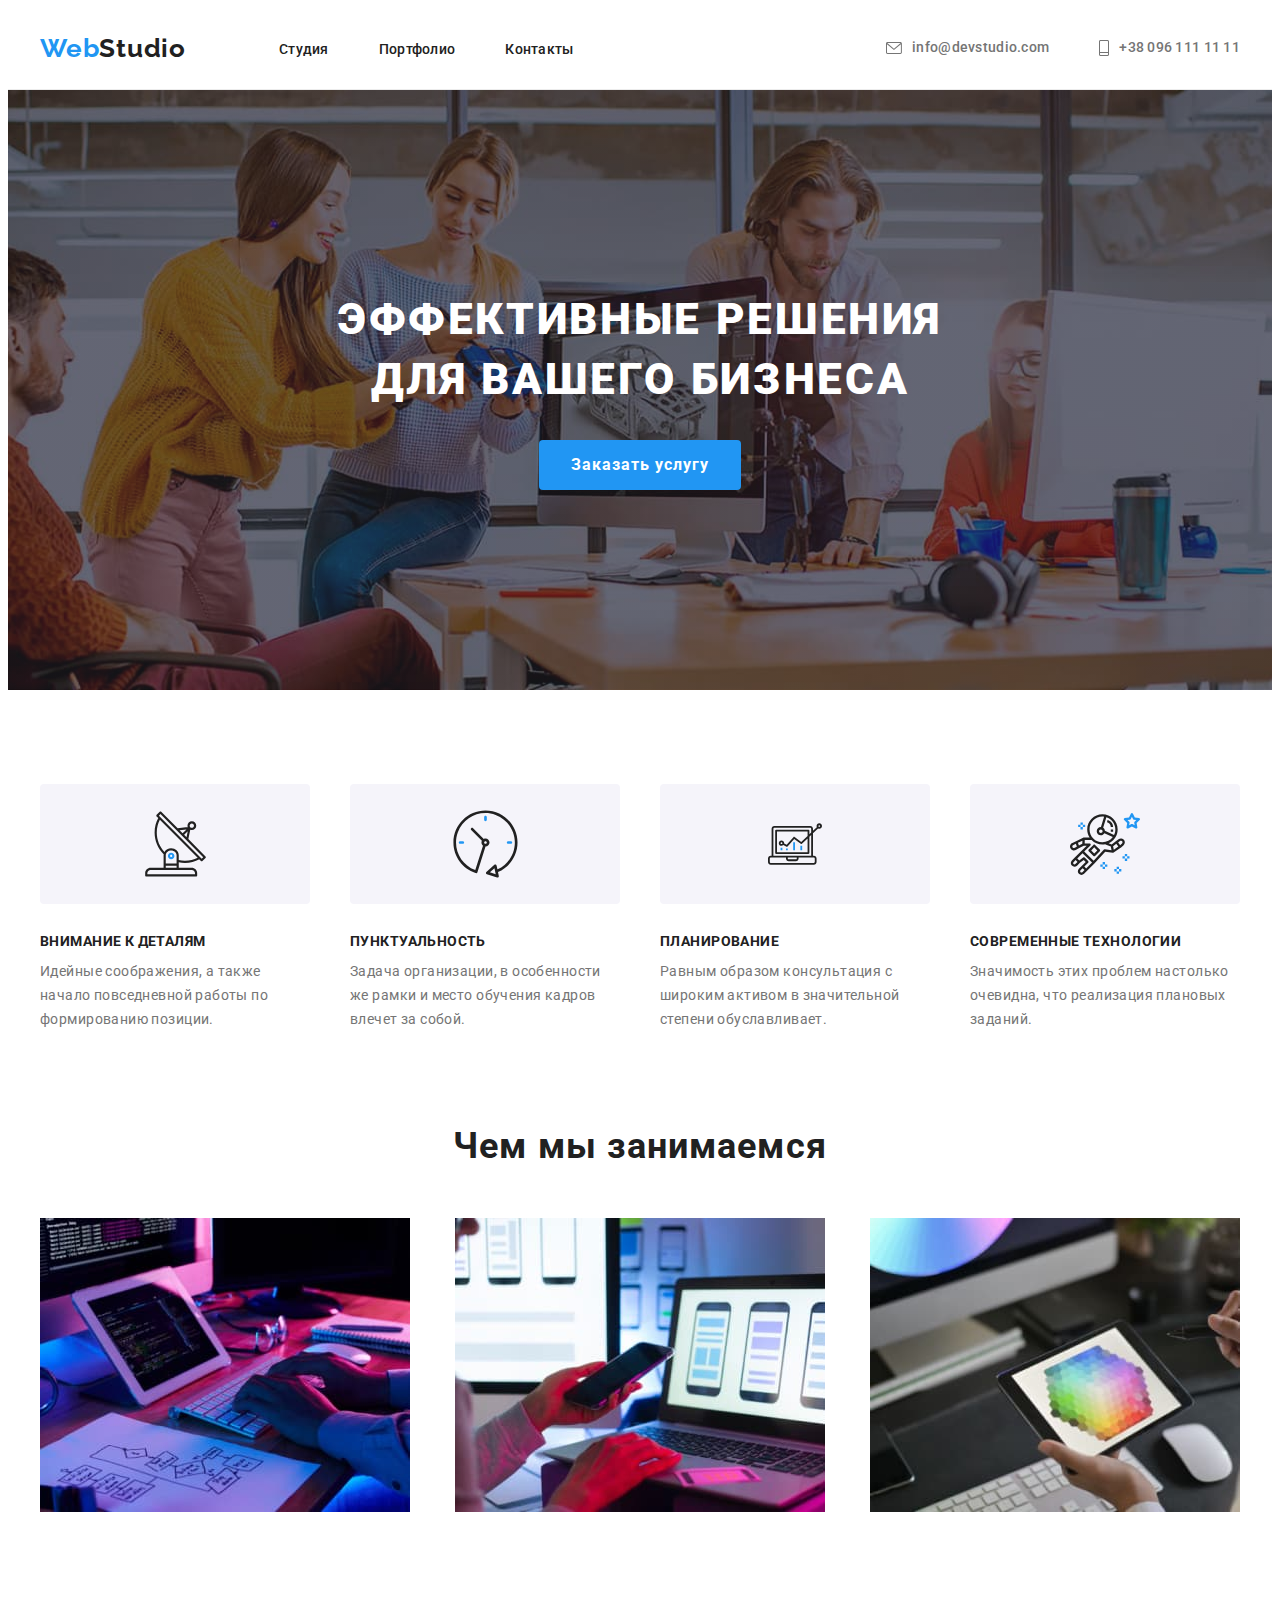
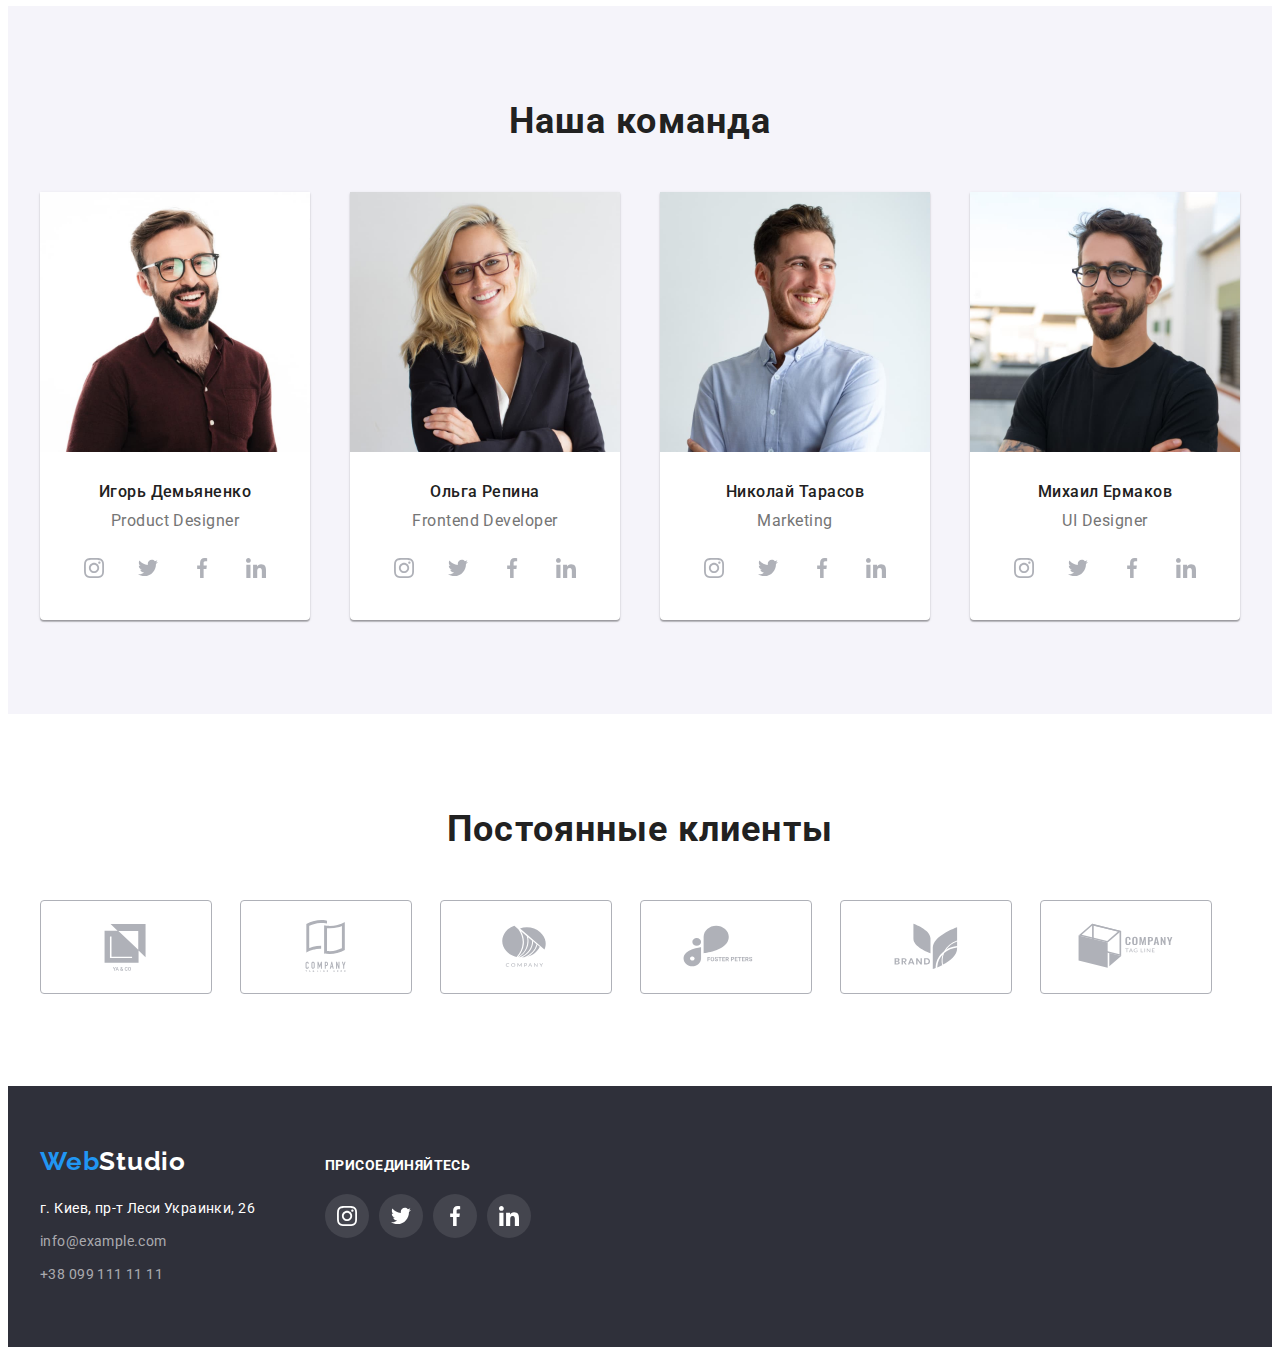
<file: index.html>
<!doctype html>
    <html lang="ru">
    <head>
        <meta charset="UTF-8">
        <meta http-equiv="X-UA-Compatible" content="IE=edge">
        <meta name="viewport" content="width=device-width, initial-scale=1.0">
        <link rel="preconnect" href="https://fonts.googleapis.com"> 
        <link rel="preconnect" href="https://fonts.gstatic.com" crossorigin> 
        <link href="https://fonts.googleapis.com/css2?family=Raleway:wght@700&family=Roboto:wght@400;500;700;900&display=swap" rel="stylesheet">
        <title>WebStudio</title>
        <link rel="stylesheet" href="https://cdnjs.cloudflare.com/ajax/libs/modern-normalize/1.1.0/modern-normalize.min.css" integrity="sha512-wpPYUAdjBVSE4KJnH1VR1HeZfpl1ub8YT/NKx4PuQ5NmX2tKuGu6U/JRp5y+Y8XG2tV+wKQpNHVUX03MfMFn9Q==" crossorigin="anonymous" referrerpolicy="no-referrer" />
        <link rel="stylesheet" href="./css/styles.css">
    </head>
    <body>
        <header class="heading">
            <div class="container">
                <a href="./index.html" class="heading-logo">Web<span class="heading-studio">Studio</span></a>
                    <nav class="heading-nav">
                        <ul class="heading-list">
                                <li class="heading-item"><a href="./index.html" class="heading-link heading-vis">Студия</a></li>
                                <li class="heading-item"><a href="./portfolio.html" class="heading-link">Портфолио</a></li>   
                                <li class="heading-item"><a href="" class="heading-link">Контакты</a></li>
                        </ul>
                    </nav>
                    <ul class="contact-list">
                        <li class="contact-site">
                            <a href="mailto:info@devstudio.com"
                                class="contact-site-link">
                                <svg class="mail-icon" width="16" height="12">
                                    <use href="./images/icon.svg#icon-envelope"></use>
                                </svg>info@devstudio.com</a>
                        </li>
                        <li class="contact-tel">
                            <a  href="tel:+380961111111" 
                                class="contact-tel-link"> 
                                <svg class="tel-icon" width="10" height="16">
                                    <use href="./images/icon.svg#icon-vector"></use>
                                </svg>+38 096 111 11 11</a>
                        </li>
                    </ul>
            </div>
        </header>
        <main>
            <section class="hero">
                <div class="container">
                    <h1 class="hero-heading">Эффективные решения для вашего бизнеса</h1>
                    <button type="button" class="btn-hero">Заказать услугу</button>
                </div>
        </section>
            <section class="features">
                <div class="container">
                    <h2 class="unvisible">Наши преимущества</h2>
                    <ul class="features-list">
                        <li class="features-item">
                                <div class="features-logo">
                                    <svg class="features-icon" width="65" height="70">
                                        <use href="./images/icon.svg#icon-antenna-1"></use>
                                    </svg>
                                </div>
                                <h3 class="features-name">Внимание к деталям</h3>
                                <p class="features-article">Идейные соображения, а также начало повседневной работы по формированию позиции.</p>
                        </li>
                        <li class="features-item">
                            <div class="features-logo">
                                <svg class="features-icon" width="67" height="70">
                                    <use href="./images/icon.svg#icon-clock-1"></use>
                                </svg>
                            </div>
                                <h3 class="features-name">Пунктуальность</h3>
                                <p class="features-article">Задача организации, в особенности же рамки и место обучения кадров влечет за собой.</p>
                        </li>
                        <li class="features-item">
                            <div class="features-logo">
                                <svg class="features-icon" width="70" height="54">
                                    <use href="./images/icon.svg#icon-diagram-1"></use>
                                </svg>
                            </div>
                            <h3 class="features-name">Планирование</h3>
                            <p class="features-article">Равным образом консультация с широким активом в значительной степени обуславливает.</p>
                        </li>
                        <li class="features-item">
                            <div class="features-logo">
                                <svg class="features-icon" width="70" height="70">
                                    <use href="./images/icon.svg#icon-astronaut-1"></use>
                                </svg>
                            </div>
                            <h3 class="features-name">Современные технологии</h3>
                            <p class="features-article">Значимость этих проблем настолько очевидна, что реализация плановых заданий.</p>
                        </li>
                    </ul>
                </div>    
            </section>
            <section class="projects">
            <div class="container">
                <h2 class="projects-head">Чем мы занимаемся</h2>
                <ul class="project-list">
                    <li class="project-items">
                        <img 
                        src="./images/img-4.jpg" 
                        alt="печатает на клавиатуре"
                        width="370"
                        height="294">
                    </li>
                    <li class="project-items">
                        <img 
                        src="./images/img-2-2.jpg" 
                        alt="девушка смотрит в ноутбук"
                        width="370"
                        height="294">
                    </li>
                    <li class="project-items">
                        <img 
                        src="./images/img-3-2.jpg" 
                        alt="девушка смотрит на планшет"
                        width="370"
                        height="294">
                    </li>
                </ul>
            </div>
            </section>
            <section class="team-section">
                <div class="container">
                    <h2 class="team">Наша команда</h2>
                    <ul class="team-list">
                        <li class="team-item">
                            <img 
                            src="./images/img-5-2.jpg" 
                            alt="product designer" 
                            width="270" 
                            height="260">
                            <div class="team-text">
                                <h3 class="team-name">Игорь Демьяненко</h3>
                                <p lang="en" class="team-position">Product Designer</p>
                                    <ul class="team-soc-list">
                                        <li class="team-soc-items">
                                            <a href="" class="team-soc-link">
                                                <svg class="team-soc" width="20" height="20">
                                                <use href="./images/icon.svg#icon-instagram"></use>
                                                </svg>
                                            </a>
                                        </li>
                                        <li class="team-soc-items">
                                            <a href="" class="team-soc-link">
                                                <svg class="team-soc" width="20" height="20">
                                                <use href="./images/icon.svg#icon-twitter"></use>
                                                </svg>
                                            </a>
                                        </li>
                                        <li class="team-soc-items">
                                            <a href="" class="team-soc-link">
                                                <svg class="team-soc" width="20" height="20">
                                                <use href="./images/icon.svg#icon-facebook"></use>
                                                </svg>
                                            </a>
                                        </li>
                                        <li class="team-soc-items">
                                            <a href="" class="team-soc-link">
                                                <svg class="team-soc" width="20" height="20">
                                                <use href="./images/icon.svg#icon-linkedin"></use>
                                                </svg>
                                            </a>
                                        </li>
                                    </ul>
                            </div>
                        </li>
                        <li class="team-item">
                            <img 
                            src="./images/img-6-2.jpg" 
                            alt="frontend developer" 
                            width="270" 
                            height="260">
                            <div class="team-text">
                                <h3 class="team-name">Ольга Репина</h3>
                                <p lang="en" class="team-position">Frontend Developer</p>
                                <div class="team-social">
                                    <ul class="team-soc-list">
                                        <li class="team-soc-items">
                                            <a href="" class="team-soc-link">
                                                <svg class="team-soc" width="20" height="20">
                                                <use href="./images/icon.svg#icon-instagram"></use>
                                                </svg>
                                            </a>
                                        </li>
                                        <li class="team-soc-items">
                                            <a href="" class="team-soc-link">
                                                <svg class="team-soc" width="20" height="20">
                                                <use href="./images/icon.svg#icon-twitter"></use>
                                                </svg>
                                            </a>
                                        </li>
                                        <li class="team-soc-items">
                                            <a href="" class="team-soc-link">
                                                <svg class="team-soc" width="20" height="20">
                                                <use href="./images/icon.svg#icon-facebook"></use>
                                                </svg>
                                            </a>
                                        </li>
                                        <li class="team-soc-items">
                                            <a href="" class="team-soc-link">
                                                <svg class="team-soc" width="20" height="20">
                                                <use href="./images/icon.svg#icon-linkedin"></use>
                                                </svg>
                                            </a>
                                        </li>
                                    </ul>
                                </div>
                            </div>
                        </li>
                        <li class="team-item">
                            <img 
                            src="./images/img-7-2.jpg" 
                            alt="marketing" 
                            width="270" 
                            height="260">
                            <div class="team-text">
                                <h3 class="team-name">Николай Тарасов</h3>
                                <p lang="en" class="team-position">Marketing</p>
                                <div class="team-social">
                                    <ul class="team-soc-list">
                                        <li class="team-soc-items">
                                            <a href="" class="team-soc-link">
                                                <svg class="team-soc" width="20" height="20">
                                                <use href="./images/icon.svg#icon-instagram"></use>
                                                </svg>
                                            </a>
                                        </li>
                                        <li class="team-soc-items">
                                            <a href="" class="team-soc-link">
                                                <svg class="team-soc" width="20" height="20">
                                                <use href="./images/icon.svg#icon-twitter"></use>
                                                </svg>
                                            </a>
                                        </li>
                                        <li class="team-soc-items">
                                            <a href="" class="team-soc-link">
                                                <svg class="team-soc" width="20" height="20">
                                                <use href="./images/icon.svg#icon-facebook"></use>
                                                </svg>
                                            </a>
                                        </li>
                                        <li class="team-soc-items">
                                            <a href="" class="team-soc-link">
                                                <svg class="team-soc" width="20" height="20">
                                                <use href="./images/icon.svg#icon-linkedin"></use>
                                                </svg>
                                            </a>
                                        </li>
                                    </ul>
                                </div>
                            </div>
                        </li>
                        <li class="team-item">
                            <img
                            src="./images/img-8-2.jpg" 
                            alt="ui designer" 
                            width="270" 
                            height="260">
                            <div class="team-text">
                                <h3 class="team-name">Михаил Ермаков</h3>
                                <p lang="en" class="team-position">UI Designer</p>
                                <div class="team-social">
                                    <ul class="team-soc-list">
                                        <li class="team-soc-items">
                                            <a href="" class="team-soc-link">
                                                <svg class="team-soc" width="20" height="20">
                                                <use href="./images/icon.svg#icon-instagram"></use>
                                                </svg>
                                            </a>
                                        </li>
                                        <li class="team-soc-items">
                                            <a href="" class="team-soc-link">
                                                <svg class="team-soc" width="20" height="20">
                                                <use href="./images/icon.svg#icon-twitter"></use>
                                                </svg>
                                            </a>
                                        </li>
                                        <li class="team-soc-items">
                                            <a href="" class="team-soc-link">
                                                <svg class="team-soc" width="20" height="20">
                                                <use href="./images/icon.svg#icon-facebook"></use>
                                                </svg>
                                            </a>
                                        </li>
                                        <li class="team-soc-items">
                                            <a href="" class="team-soc-link">
                                                <svg class="team-soc" width="20" height="20">
                                                <use href="./images/icon.svg#icon-linkedin"></use>
                                                </svg>
                                            </a>
                                        </li>
                                    </ul>
                                </div>
                            </div>
                        </li>
                    </ul>
                </div>
            </section>
            <section class="clients">
                <div class="container">
                    <h2 class="regular-clients">Постоянные клиенты</h2>
                    <ul class="clients-lists">
                        <li class="clients-items">
                            <a href="" class="clients-link">
                                <svg class="clients-logo" width="160" height="60">
                                    <use href="./images/icon.svg#icon-logo"></use>
                                </svg>
                            </a>
                        </li>
                        <li class="clients-items">
                            <a href="" class="clients-link">
                                <svg class="clients-logo" width="160" height="60">
                                    <use href="./images/icon.svg#icon-logo-1"></use>
                                </svg>
                            </a>
                        </li>
                        <li class="clients-items">
                            <a href="" class="clients-link">
                                <svg class="clients-logo" width="160" height="60">
                                    <use href="./images/icon.svg#icon-logo-2"></use>
                                </svg>
                            </a>
                        </li>
                        <li class="clients-items">
                            <a href="" class="clients-link">
                                <svg class="clients-logo" width="160" height="60">
                                    <use href="./images/icon.svg#icon-logo-3"></use>
                                </svg>
                            </a>
                        </li>
                        <li class="clients-items">
                            <a href="" class="clients-link">
                                <svg class="clients-logo" width="160" height="60">
                                    <use href="./images/icon.svg#icon-logo-4"></use>
                                </svg>
                            </a>
                        </li>
                        <li class="clients-items">
                            <a href="" class="clients-link">
                                <svg class="clients-logo" width="160" height="60">
                                    <use href="./images/icon.svg#icon-logo-5"></use>
                                </svg>
                            </a>
                        </li>
                    </ul>
                </div>
            </section>
        </main>
        <footer class="footer">   
            <div class="container footer-container">
                <div class="footer-links">
                    <a href="" class="footer-logo">Web<span class="footer-studio">Studio</span></a>
                    <address class="footer-address">
                        <ul class="adress-list">
                            <li class="adress-item"> 
                                <a href="https://goo.gl/maps/oQSmJEKTo5pEqNGw6" 
                                target="_blank"    
                                rel="noopener noreferrer"
                                class="adress-loc-text">г. Киев, пр-т Леси Украинки, 26</a>
                            </li>
                            <li class="adress-item"> 
                                <a href="mailto:info@example.com" class="adress-site-link">info@example.com</a>
                            </li>
                            <li class="adress-item"> 
                                <a href="tel:+380991111111" class="adress-tel-link">+38 099 111 11 11</a>
                            </li>
                        </ul> 
                    </address>
                </div>
                <div class="footer-soc">
                    <h2 class="footer-soc-heading">присоединяйтесь</h2>
                    <ul class="footer-soc-list">
                        <li class="footer-soc-items">
                            <a href="" class="footer-soc-link">
                                <svg class="footer-soc-logo" width="20" height="20">
                                    <use href="./images/icon.svg#icon-instagram"></use>
                                </svg>
                            </a>
                        </li>
                        <li class="footer-soc-items">
                            <a href="" class="footer-soc-link">
                                <svg class="footer-soc-logo" width="20" height="20">
                                    <use href="./images/icon.svg#icon-twitter"></use>
                                </svg>
                            </a>
                        </li>
                        <li class="footer-soc-items">
                            <a href="" class="footer-soc-link">
                                <svg class="footer-soc-logo" width="20" height="20">
                                    <use href="./images/icon.svg#icon-facebook"></use>
                                </svg>
                            </a>
                        </li>
                        <li class="footer-soc-items">
                            <a href="" class="footer-soc-link">
                                <svg class="footer-soc-logo" width="20" height="20">
                                    <use href="./images/icon.svg#icon-linkedin"></use>
                                </svg>
                            </a>
                        </li>
                    </ul>
                </div>  
            </div>    
        </footer>
    </body>
    </html>
</file>
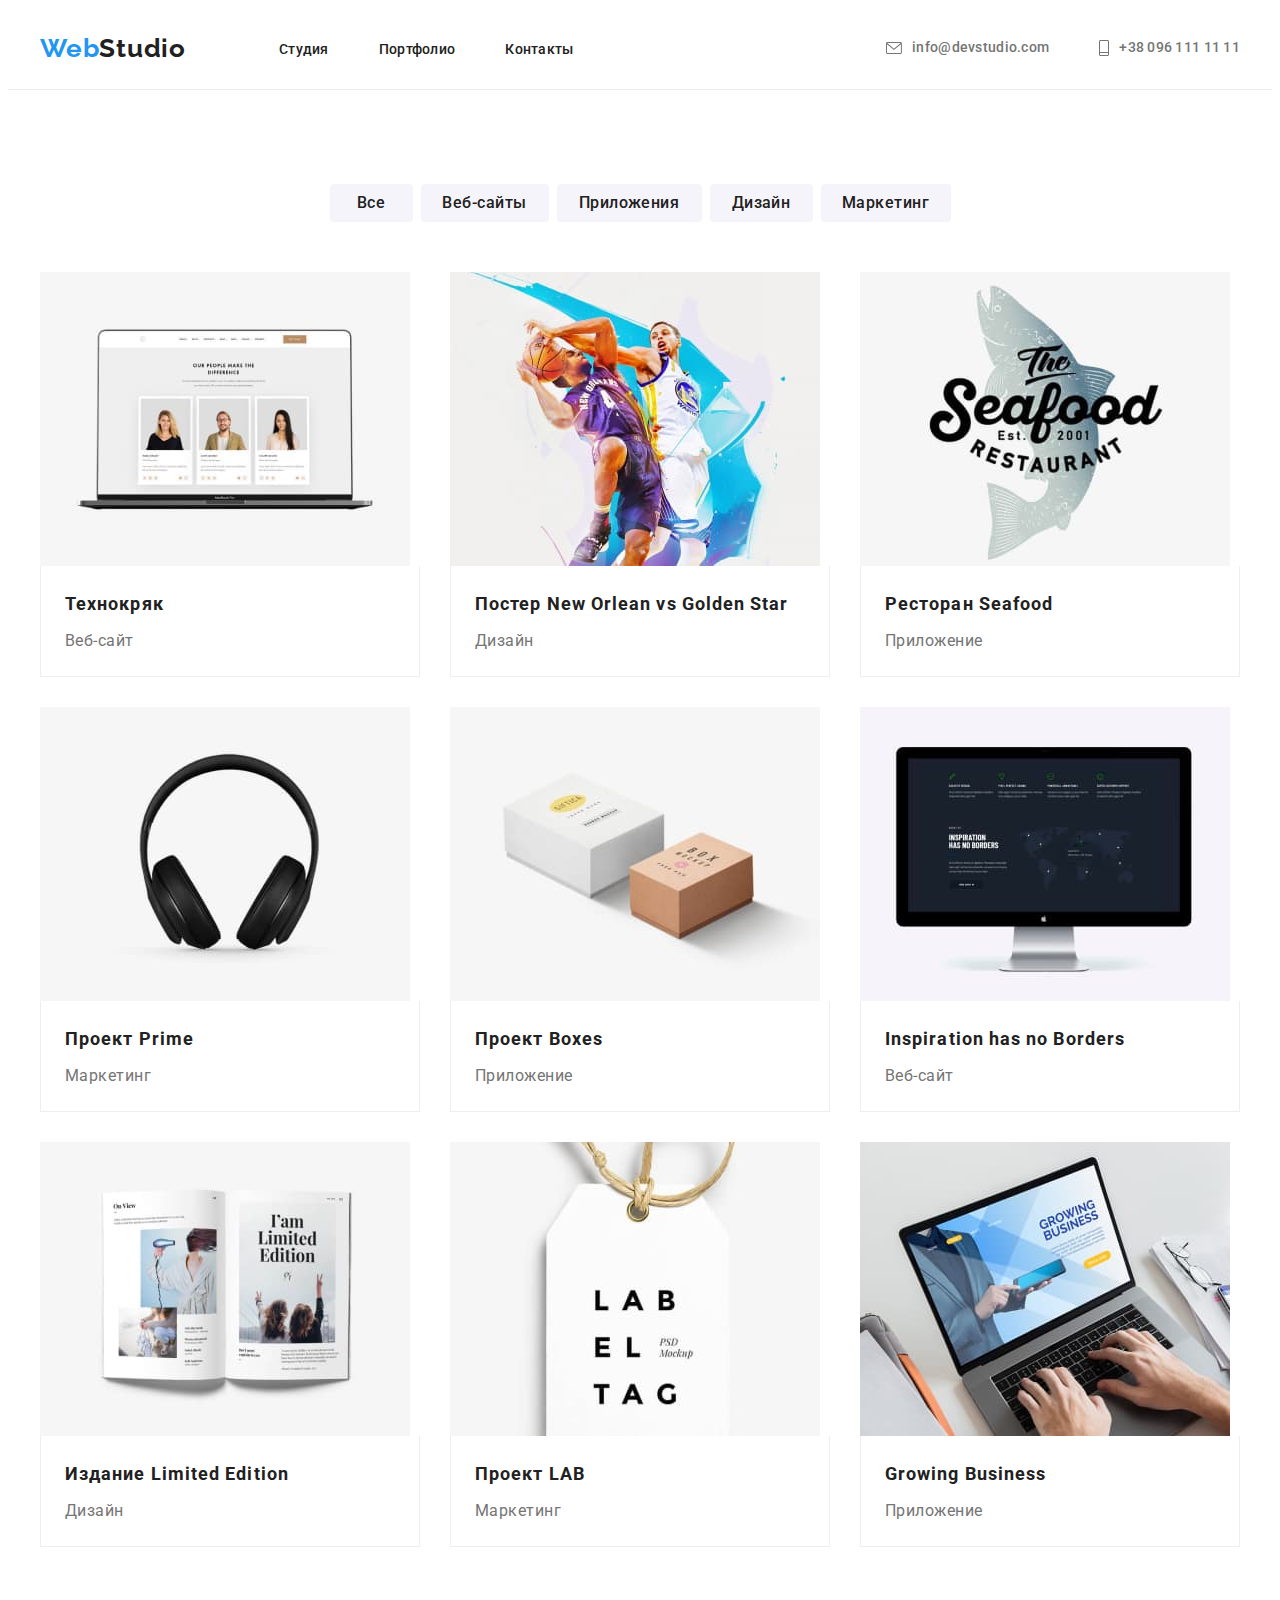
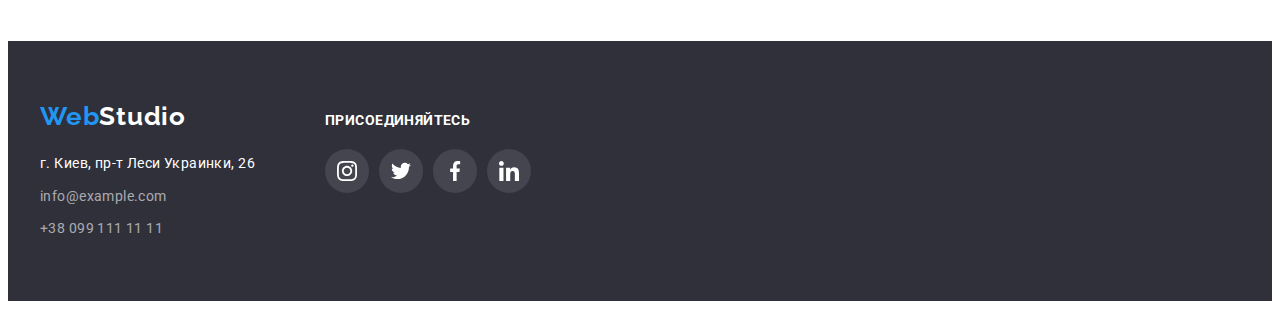
<file: portfolio.html>
<!doctype html>
<html lang="ru">
<head>
    <meta charset="UTF-8">
    <meta http-equiv="X-UA-Compatible" content="IE=edge">
    <meta name="viewport" content="width=device-width, initial-scale=1.0">
    <link rel="preconnect" href="https://fonts.googleapis.com"> 
    <link rel="preconnect" href="https://fonts.gstatic.com" crossorigin> 
    <link href="https://fonts.googleapis.com/css2?family=Raleway:wght@700&family=Roboto:wght@400;500;700;900&display=swap" rel="stylesheet">
    <title>Portfolio</title>
    <link rel="stylesheet" href="https://cdnjs.cloudflare.com/ajax/libs/modern-normalize/1.1.0/modern-normalize.min.css" integrity="sha512-wpPYUAdjBVSE4KJnH1VR1HeZfpl1ub8YT/NKx4PuQ5NmX2tKuGu6U/JRp5y+Y8XG2tV+wKQpNHVUX03MfMFn9Q==" crossorigin="anonymous" referrerpolicy="no-referrer" />
    <link rel="stylesheet" href="./css/styles.css">
</head>
<body>
    <header class="heading">
        <div class="container">
            <a href="./index.html" class="heading-logo">Web<span class="heading-studio">Studio</span></a>
                <nav class="heading-nav">
                    <ul class="heading-list">
                            <li class="heading-item"><a href="./index.html" class="heading-link">Студия</a></li>
                            <li class="heading-item"><a href="./portfolio.html" class="heading-link portfolio-vis">Портфолио</a></li>   
                            <li class="heading-item"><a href="" class="heading-link">Контакты</a></li>
                    </ul>
                </nav>
                <ul class="contact-list">
                    <li class="contact-site">
                        <a href="mailto:info@devstudio.com"
                            class="contact-site-link">
                            <svg class="mail-icon" width="16" height="12">
                                <use href="./images/icon.svg#icon-envelope"></use>
                            </svg>info@devstudio.com</a>
                    </li>
                    <li class="contact-tel">
                        <a  href="tel:+380961111111" 
                            class="contact-tel-link"> 
                            <svg class="tel-icon" width="10" height="16">
                                <use href="./images/icon.svg#icon-vector"></use>
                            </svg>+38 096 111 11 11</a>
                    </li>
                </ul>
        </div>
    </header>
    <main> 
        <section class="btn">
            <div class="container">
                <h1 class="unvisible">Портфолио</h1>
                <h2 class="unvisible">Фильтр</h2>
                <ul class="btn-list">
                    <li class="btn-items">
                        <button type="button" class="btn-all" >Все</button>
                    </li>
                    <li class="btn-items">
                        <button type="button" class="btn-web" >Веб-сайты</button>
                    </li>
                    <li class="btn-items">
                        <button type="button" class="btn-app">Приложения</button>
                    </li>
                    <li class="btn-items">
                        <button type="button" class="btn-desighn">Дизайн</button>
                    </li>
                    <li class="btn-items">
                        <button type="button" class="btn-marketing">Маркетинг</button>
                    </li>
                </ul>
                <h2 class="unvisible">Навигация</h2>
                <ul class="portfolio-list">
                    <li class="portfolio-items">
                        <a href="" class="portfolio-link">
                            <img                    
                            src="./images/img.jpg"     
                            alt="ноутбук"
                            width="370">
                            <div class="portfolio-border">
                                <h3 class="portfolio-name">Технокряк</h3>
                                <p class="portfolio-text">Веб-сайт</p>
                            </div>
                        </a>
                    </li>
                    <li class="portfolio-items">
                        <a href="" class="portfolio-link">
                            <img            
                            src="./images/img-2.jpg"     
                            alt="баскетболисты"
                            width="370">
                            <div class="portfolio-border">
                                <h3 class="portfolio-name">Постер New Orlean vs Golden Star</h3>
                                <p class="portfolio-text">Дизайн</p>
                            </div>
                        </a>
                    </li>
                    <li class="portfolio-items">
                        <a href="" class="portfolio-link">
                            <img
                            src="./images/img-3.jpg"    
                            alt="эмблема рыбного ресторана"
                            width="370">
                            <div class="portfolio-border">
                                <h3 class="portfolio-name">Ресторан Seafood</h3>
                                <p class="portfolio-text">Приложение</p>
                            </div>
                        </a>
                    </li>
                    <li class="portfolio-items">
                        <a href="" class="portfolio-link">
                            <img    
                            src="./images/img-4-2.jpg"     
                            alt="наушники"
                            width="370">
                            <div class="portfolio-border">
                                <h3 class="portfolio-name">Проект Prime</h3>
                                <p class="portfolio-text">Маркетинг</p>
                            </div>
                        </a>
                    </li>
                    <li class="portfolio-items">
                        <a href="" class="portfolio-link">
                            <img    
                            src="./images/img-5.jpg"   
                            alt="две коробки"
                            width="370">
                            <div class="portfolio-border">
                                <h3 class="portfolio-name">Проект Boxes</h3>
                                <p class="portfolio-text">Приложение</p>
                            </div>
                        </a>
                    </li>
                    <li class="portfolio-items">
                        <a href="" class="portfolio-link">
                            <img    
                            src="./images/img-6.jpg"   
                            alt="монитор компютера"
                            width="370">
                            <div class="portfolio-border">
                                <h3 class="portfolio-name">Inspiration has no Borders</h3>
                                <p class="portfolio-text">Веб-сайт</p>
                            </div>
                        </a>
                    </li>
                    <li class="portfolio-items">
                        <a href="" class="portfolio-link">
                            <img    
                            src="./images/img-7.jpg"   
                            alt="открытая книга"
                            width="370">
                            <div class="portfolio-border">
                                <h3 class="portfolio-name">Издание Limited Edition</h3>
                                <p class="portfolio-text">Дизайн</p>
                            </div>
                        </a>
                    </li>
                    <li class="portfolio-items">
                        <a href="" class="portfolio-link">
                            <img    
                            src="./images/img-8.jpg"   
                            alt="этикетка"
                            width="370">
                            <div class="portfolio-border">
                                <h3 class="portfolio-name">Проект LAB</h3>
                                <p class="portfolio-text">Маркетинг</p>
                            </div>
                        </a>
                    </li>
                    <li class="portfolio-items">
                        <a href="" class="portfolio-link">
                            <img    
                             src="./images/img-9.jpg"   
                             alt="монитор ноутбука"
                             width="370">
                            <div class="portfolio-border">
                             <h3 class="portfolio-name">Growing Business</h3>
                             <p class="portfolio-text">Приложение</p>
                            </div>
                        </a>
                    </li>
                </ul>
            </div>
        </section>
     </main>
        <footer class="footer">   
            <div class="container footer-container">
                <div class="footer-links">
                    <a href="" class="footer-logo">Web<span class="footer-studio">Studio</span></a>
                    <address class="footer-address">
                        <ul class="adress-list">
                            <li class="adress-item"> 
                                <a href="https://goo.gl/maps/oQSmJEKTo5pEqNGw6" 
                                target="_blank"    
                                rel="noopener noreferrer"
                                class="adress-loc-text">г. Киев, пр-т Леси Украинки, 26</a>
                            </li>
                            <li class="adress-item"> 
                                <a href="mailto:info@example.com" class="adress-site-link">info@example.com</a>
                            </li>
                            <li class="adress-item"> 
                                <a href="tel:+380991111111" class="adress-tel-link">+38 099 111 11 11</a>
                            </li>
                        </ul> 
                    </address>
                </div>
                <div class="footer-soc">
                    <h2 class="footer-soc-heading">присоединяйтесь</h2>
                    <ul class="footer-soc-list">
                        <li class="footer-soc-items">
                            <a href="" class="footer-soc-link">
                                <svg class="footer-soc-logo" width="20" height="20">
                                    <use href="./images/icon.svg#icon-instagram"></use>
                                </svg>
                            </a>
                        </li>
                        <li class="footer-soc-items">
                            <a href="" class="footer-soc-link">
                                <svg class="footer-soc-logo" width="20" height="20">
                                    <use href="./images/icon.svg#icon-twitter"></use>
                                </svg>
                            </a>
                        </li>
                        <li class="footer-soc-items">
                            <a href="" class="footer-soc-link">
                                <svg class="footer-soc-logo" width="20" height="20">
                                    <use href="./images/icon.svg#icon-facebook"></use>
                                </svg>
                            </a>
                        </li>
                        <li class="footer-soc-items">
                            <a href="" class="footer-soc-link">
                                <svg class="footer-soc-logo" width="20" height="20">
                                    <use href="./images/icon.svg#icon-linkedin"></use>
                                </svg>
                            </a>
                        </li>
                    </ul>
                </div>  
            </div>    
        </footer>
</body>
</html>
</file>
<file: css/styles.css>
:root {
    --header-color: #FFFFFF;
    --main-color: #E5E5E5;
    --secondary-color: #2F303A;
    --team-color: #F5F4FA;
    --primary-text-color: #212121;
    --secondary-text-color: #757575;
    --logo-btn-color: #2196F3;
    --link-color: rgba(255, 255, 255, 0.6);
    --clients-link-color: #AFB1B8;
}
body{
    font-family:'Roboto', sans-serif;
}
p, h1, h2, h3, h4, h5, h6 {
    margin: 0%;
    padding: 0%;
}
ul, ol {
    margin: 0%;
    padding: 0%;
}
img {
    display: block;
}
.unvisible {
    display: none;
}
/*--------------------------------------------Шапка---------------------------*/
.container {
    width: 1200px;
    margin: 0% auto;
    padding: 0% 15px;
}
.heading-list {
    display: flex;    
}
.contact-list {
    display: flex;
    margin-left: auto;
}
.mail-icon {
    align-items: center;
    fill: currentColor;
    margin-right: 10px;
}
.tel-icon {
    align-items: center;
    fill: currentColor;
    margin-right: 10px;
}
.heading .container {
    display: flex;
    align-items: center;
}
.heading {
    padding-top: 25px;
    padding-bottom: 25px;
    border-bottom-width: 1px;
    border-bottom-style: solid;
    border-bottom-color: #ECECEC;
    background-color: var(--header-color)
}
.heading-studio{
    color: var(--primary-text-color);
}
.heading-logo {
    margin-right: 93px;
    font-family: 'Raleway', sans-serif;
    font-weight: 700;
    font-size: 26px;
    line-height: 1.19;
    letter-spacing: 0.03em;
    color: var(--logo-btn-color);
    text-decoration: none;
}
.heading-item {
    list-style: none;
}
.heading-item:not(:last-child) {
    margin-right: 50px;
}
.portfolio-vis:visited {
    color:var(--logo-btn-color);
}
.heading-vis:visited {
    color: var(--logo-btn-color);
}
.heading-link {
    font-weight: 500;
    font-size: 14px;
    line-height: 1.14;
    letter-spacing: 0.02em;
    color: var(--primary-text-color);
    text-decoration: none;
}
.heading-link:hover,
.heading-link:focus {
    color: var(--logo-btn-color);
}
.contact-site {
    
    list-style: none;
}
.contact-site:not(:last-child) {
    margin-right: 50px;
}
.contact-tel {
    list-style: none;
}
.contact-site-link {
    display: flex;
    align-items: center;
    font-weight: 500;
    font-size: 14px;
    line-height: 1.14;
    letter-spacing: 0.02em;
    color: var(--secondary-text-color);
    text-decoration: none;
}
.contact-tel-link {
    display: flex;
    align-items: center;
    font-weight: 500;
    font-size: 14px;
    line-height: 1.14;
    letter-spacing: 0.02em;
    color: var(--secondary-text-color);
    text-decoration: none;
}
.contact-site-link:hover,
.contact-site-link:focus {
    color: var(--logo-btn-color);
}
.contact-tel-link:hover,
.contact-tel-link:focus {
    color: var(--logo-btn-color);
}
/*----------------------------------Hero-------------------------------*/
.hero {
    padding-top: 200px;
    padding-bottom: 200px;
    background-color: var(--secondary-color);
}
.hero {
    max-width: 1600px;
    margin-left: auto;
    margin-right: auto;
    background-image:
    linear-gradient(to right, rgba(47, 48, 58, 0.4),
    rgba(47, 48, 58, 0.4)),
    url('../images/header.jpg');
    background-size: cover;
    background-repeat: no-repeat;
    background-position: center;
}
.hero-heading {
    margin-left: auto;
    margin-right: auto;
    font-family: inherit;
    width: 696px;
    font-weight: 900;
    font-size: 44px;
    line-height: 1.36;
    letter-spacing: 0.06em;
    text-align: center;
    color: var(--header-color);
    text-transform:uppercase;
}
.btn-hero {
    display: block;
    margin-top: 30px;
    margin-left: auto;
    margin-right: auto;
    padding: 10px 32px;
    border: none;
    border-radius: 4px;
    font-family: inherit;
    font-weight: 700;
    font-size: 16px;
    line-height: 1.88;
    letter-spacing: 0.06em;
    cursor: pointer;
    background-color: var(--logo-btn-color);
    color: var(--header-color)
}

/*-----------------------------Features-------------*/
.features {
    padding-top: 94px;
}
.features-logo {
    display: flex;
    justify-content: center;
    align-items: center;
    height: 120px;
    margin-bottom: 30px;
    background: var(--team-color);
    border-radius: 4px; 
}
.features-icon {
    
}
.features-item {
    width: 270px;
}
.features-item:not(:first-child) {
    margin-left: 30px;
}
.features-list {
    display: flex;
    justify-content: space-between;
    list-style: none;
}
.features-name {
    font-weight: 700;
    font-size: 14px;
    line-height: 1.14;
    letter-spacing: 0.03em;
    text-transform: uppercase;
    color: var(--primary-text-color);
}
.features-article {
    margin-top: 10px;
    font-size: 14px;
    line-height: 1.71;
    letter-spacing: 0.03em;
    color: var(--secondary-text-color)
}
/*----------------------------Projects----------------------*/
.projects {
    padding-top: 94px;
    padding-bottom: 94px;
}
.projects-head {
    font-weight: 700;
    font-size: 36px;
    line-height: 1.17;
    text-align: center;
    letter-spacing: 0.03em;
    color: var(--primary-text-color); 
}
.project-list {
    display: flex;
    justify-content: space-between;
    margin-top: 50px;
    list-style: none;
}
/*------------------------Team------------------------------*/
.team-section {
    padding-top: 94px;
    padding-bottom: 94px;
}
.team-item {
    background-color: var(--header-color);
    box-shadow: 0px 1px 3px rgba(0, 0, 0, 0.12),
    0px 1px 1px rgba(0, 0, 0, 0.14),
    0px 2px 1px rgba(0, 0, 0, 0.2);
    border-radius: 0px 0px 4px 4px;
}
.team-section {
    background-color: var(--team-color);
}
.team {
    font-weight: 700;
    font-size: 36px;
    line-height: 1.17;
    text-align: center;
    letter-spacing: 0.03em;
    color: var(--primary-text-color);
}
.team-list {
    display: flex;
    justify-content: space-between;
    list-style: none;
    margin-top: 50px;
}
.team-name {
    font-weight: 500;
    font-size: 16px;
    line-height: 1.19;
    letter-spacing: 0.03em;
    color: var(--primary-text-color); 
}
.team-position {
    margin-top: 10px;
    line-height: 1.19;
    letter-spacing: 0.03em;
    color: var(--secondary-text-color);
    margin-bottom: 16px;
}
.team-text {
    padding-top: 30px;
    padding-bottom: 30px;
    text-align: center;
}
.team-soc-list {
    display: flex;
    justify-content: center;
}
.team-soc-items {
    display: block;
    width: 44px;
    height: 44px;
    fill: var(--clients-link-color); 
}
.team-soc-link {
    display: flex;
    align-items: center;
    justify-content: center;
    width: 100%;
    height: 100%;
    border-radius: 50%;
}
.team-soc {
    fill: var(--clients-link-color);
}
.team-soc-link:hover, 
.team-soc-link:focus {
    background-color: var(--logo-btn-color);
}
.team-soc-link:hover .team-soc,
.team-soc-link:focus .team-soc {
    fill: var(--header-color);
}
.team-soc-items:not(:last-child) {
    margin-right: 10px;
} 
/*-------------------------------Regular-clients----------------*/
.clients {
    padding-top: 94px;
    padding-bottom: 94px;
}
.regular-clients {
    margin-bottom: 50px;
    font-weight: 700;
    font-size: 36px;
    line-height: 1.17;
    text-align: center;
    letter-spacing: 0.03em;
    color: var(--primary-text-color);
}
.clients-lists {
    display: flex; 
    list-style: none;
}
.clients-items {
    width: 170px;
    height: 92px;
}
.clients-link {
    display: flex;
    align-items: center;
    justify-content: center;
    width: 100%;
    height: 100%;
    fill: var(--clients-link-color);
    border: 1px solid var(--clients-link-color);
    border-radius: 4px;
}
.clients-link:hover,
.clients-link:focus {
    border: 1px solid var(--logo-btn-color);;
    background-color: transparent;
}
.clients-link:hover .clients-logo,
.clients-link:focus .clients-logo {
    fill: var(--logo-btn-color);
}
.clients-items:not(:last-child) {
    margin-right: 30px;
}

/*----------------------------------Footer---------------------*/
.footer {
    padding-top: 60px;
    padding-bottom: 60px;
    background-color: var(--secondary-color);
}
.footer-container {
    display: flex;
    align-items: baseline;
}
.footer-links {
    margin-right: 70px;
}
.footer-address {
    font-style: normal;
}
.footer-studio {
    color: var(--header-color);
}
.footer-logo {
    display: block;
    margin-bottom: 20px;
    font-family: 'Raleway', sans-serif;
    text-decoration: none;
    font-weight: 700;
    font-size: 26px;
    line-height: 1.19;
    letter-spacing: 0.03em;
    color: var(--logo-btn-color);
}
.adress-list {
    list-style: none;
}
.adress-item:not(:last-child) {
    margin-bottom: 9px;
}
.adress-loc-text {
    text-decoration: none;
    font-size: 14px;
    line-height: 1.71;
    letter-spacing: 0.03em;
    color: var(--header-color);
}
.adress-loc-text:hover,
.adress-loc-text:focus {
    color: var(--logo-btn-color);
}
.adress-site-link {
    text-decoration: none;
    font-size: 14px;
    line-height: 1.71;
    letter-spacing: 0.03em;
    color: var(--link-color);
}
.adress-site-link:hover,
.adress-site-link:focus {
    color: var(--logo-btn-color);
}
.adress-tel-link {
    text-decoration: none;
    font-size: 14px;
    line-height: 1.71;
    letter-spacing: 0.03em;
    color: rgba(255, 255, 255, 0.6);
}
.adress-tel-link:hover,
.adress-tel-link:focus {
    color: var(--logo-btn-color);
}
.footer-soc-heading {
    font-weight: 700;
    font-size: 14px;
    line-height: 1.14;
    letter-spacing: 0.03em;
    text-transform: uppercase;
    color:  var(--header-color);
    margin-bottom: 20px;
}
.footer-soc-list {
    display: flex;
    list-style: none;
}
.footer-soc-items {
    width: 44px;
    height: 44px;
    fill: var(--clients-link-color)
}
.footer-soc-items:not(:last-child) {
    margin-right: 10px;
}
.footer-soc-link {
    display: flex;
    align-items: center;
    justify-content: center;
    width: 100%;
    height: 100%;
    border-radius: 50%;
    background-color: rgba(255, 255, 255, 0.1);
}
.footer-soc-link:hover,
.footer-soc-link:focus {
    background-color: var(--logo-btn-color);
}
.footer-soc-logo {
    fill: var(--header-color);
}

/*----------------------portfolio-buttons------------------------*/
.btn {
    padding-top: 94px;
    padding-bottom: 94px;
}
.btn-list {
    display: flex;
    align-items: center;
    justify-content: center;
    list-style: none;
    margin-bottom: 50px;
}
.btn-items:not(:first-child) {
    margin-left: 8px;
}
.btn-all {
    min-width: 83px;
    height: 38px;
    border: none;
    border-radius: 4px;
    font-family: inherit;
    font-weight: 500;
    font-size: 16px;
    line-height: 1.63;
    text-align: center;
    letter-spacing: 0.03em;
    cursor: pointer;
    background-color: var(--team-color);
    color: var(--primary-text-color);
}
.btn-all:hover, 
.btn-all:focus {
    background-color: var(--logo-btn-color);
    color: var(--header-color);
    box-shadow: 0px 3px 1px rgba(0, 0, 0, 0.1),
    0px 1px 2px rgba(0, 0, 0, 0.08),
    0px 2px 2px rgba(0, 0, 0, 0.12);
}
.btn-web {
    min-width: 128px;
    height: 38px;
    border: none;
    border-radius: 4px;
    font-family: inherit;
    font-weight: 500;
    font-size: 16px;
    line-height: 1.63;
    text-align: center;
    letter-spacing: 0.03em;
    cursor: pointer;
    background-color: var(--team-color);
    color: var(--primary-text-color);
}
.btn-web:hover,
.btn-web:focus {
    background-color: var(--logo-btn-color);
    color: var(--header-color);
    box-shadow: 0px 3px 1px rgba(0, 0, 0, 0.1),
    0px 1px 2px rgba(0, 0, 0, 0.08),
    0px 2px 2px rgba(0, 0, 0, 0.12);
}
.btn-app {
    min-width: 145px;
    height: 38px;
    border: none;
    border-radius: 4px;
    font-family: inherit;
    font-weight: 500;
    font-size: 16px;
    line-height: 1.63;
    text-align: center;
    letter-spacing: 0.03em;
    cursor: pointer;
    background-color: var(--team-color);
    color: var(--primary-text-color);
}
.btn-app:hover,
.btn-app:focus {
    background-color: var(--logo-btn-color);
    color: var(--header-color);
    box-shadow: 0px 3px 1px rgba(0, 0, 0, 0.1),
    0px 1px 2px rgba(0, 0, 0, 0.08),
    0px 2px 2px rgba(0, 0, 0, 0.12);
}
.btn-desighn {
    min-width: 103px;
    height: 38px;
    border: none;
    border-radius: 4px;
    font-family: inherit;
    font-weight: 500;
    font-size: 16px;
    line-height: 1.63;
    text-align: center;
    letter-spacing: 0.03em;
    cursor: pointer;
    background-color: var(--team-color);
    color: var(--primary-text-color);
}
.btn-desighn:hover,
.btn-desighn:focus {
    background-color: var(--logo-btn-color);
    color: var(--header-color);
    box-shadow: 0px 3px 1px rgba(0, 0, 0, 0.1),
    0px 1px 2px rgba(0, 0, 0, 0.08),
    0px 2px 2px rgba(0, 0, 0, 0.12);
}
.btn-marketing {
    min-width: 130px;
    height: 38px;
    border: none;
    border-radius: 4px;
    font-family: inherit;
    font-weight: 500;
    font-size: 16px;
    line-height: 1.63;
    text-align: center;
    letter-spacing: 0.03em;
    cursor: pointer;
    background-color: var(--team-color);
    color: var(--primary-text-color);
}
.btn-marketing:hover,
.btn-marketing:focus {
    background-color: var(--logo-btn-color);
    color: var(--header-color);
    box-shadow: 0px 3px 1px rgba(0, 0, 0, 0.1),
    0px 1px 2px rgba(0, 0, 0, 0.08),
    0px 2px 2px rgba(0, 0, 0, 0.12);
}
/*----------------portfolio-photo---------------------*/
.portfolio-list {
    display: flex;
    flex-wrap: wrap;
    list-style: none;
    margin-left: -30px;
    margin-top: -30px;
}
.portfolio-items {
    flex-basis: calc(100% / 3 - 30px);
    margin-left: 30px;
    margin-top: 30px;
}
.portfolio-link {
    display: block;
    text-decoration: none;
}
.portfolio-link:hover,
.portfolio-link:focus {
    box-shadow: 0px 1px 1px rgba(0, 0, 0, 0.12),
    0px 4px 4px rgba(0, 0, 0, 0.06), 
    1px 4px 6px rgba(0, 0, 0, 0.16);
}
.portfolio-name {
    margin-bottom: 4px;
    font-size: 18px;
    line-height: 2;
    letter-spacing: 0.06em;
    color: var(--primary-text-color);
}
.portfolio-text {
    line-height: 1.87;
    letter-spacing: 0.03em;
    color: var(--secondary-text-color);
}
.portfolio-border {
    padding-top: 20px;
    padding-right: 24px;
    padding-bottom: 20px;
    padding-left: 24px;
    border-right: 1px solid #EEEEEE;
    border-bottom: 1px solid #EEEEEE;
    border-left: 1px solid #EEEEEE;
}
</file>
